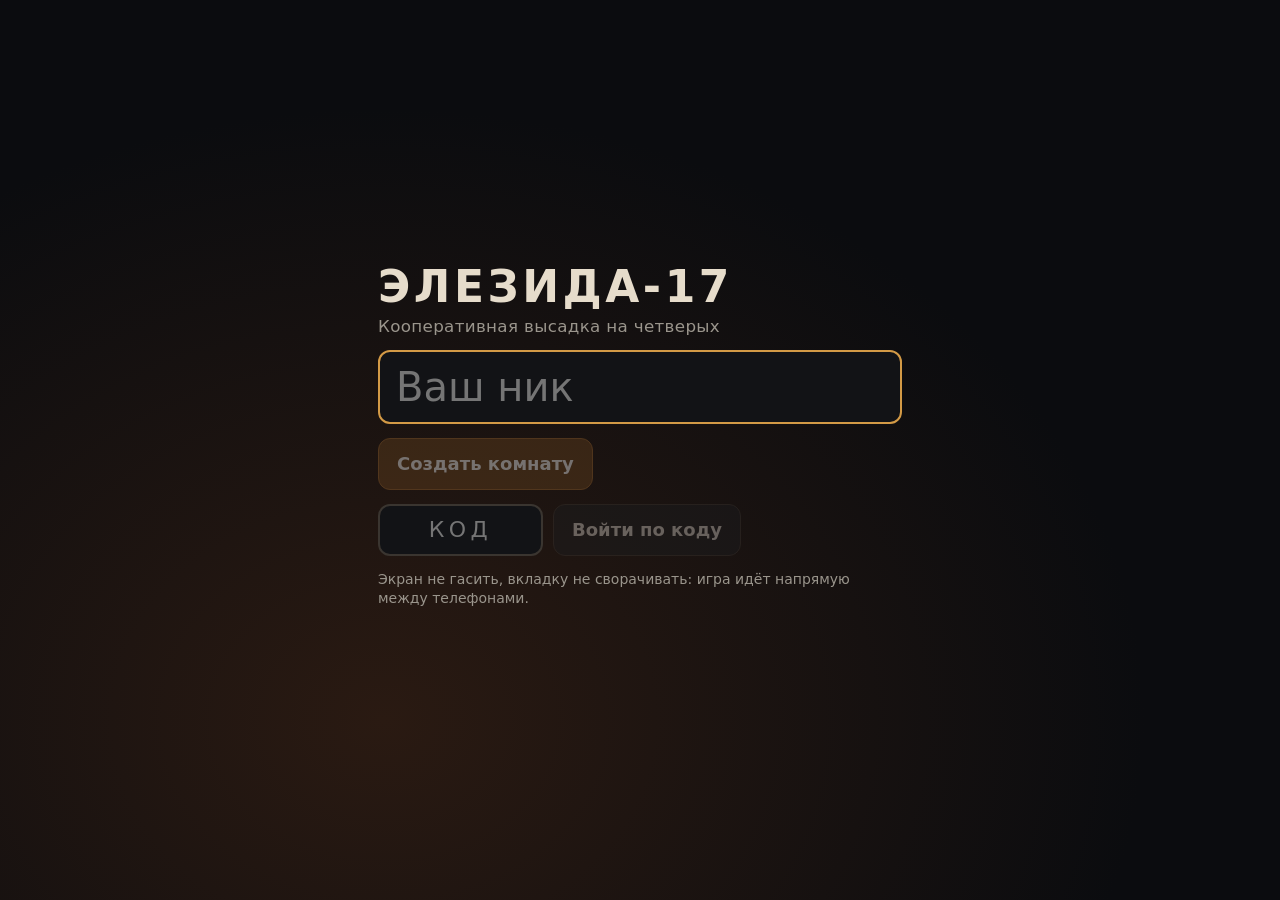
<file: index.html>
<!doctype html>
<html lang="ru">
<head>
  <meta charset="utf-8" />
  <meta name="viewport" content="width=device-width, initial-scale=1, maximum-scale=1, user-scalable=no, viewport-fit=cover" />
  <meta name="theme-color" content="#07080b" />
  <meta name="apple-mobile-web-app-capable" content="yes" />
  <meta name="mobile-web-app-capable" content="yes" />
  <title>Элезида-17</title>
  <script type="module" crossorigin src="./assets/index-B3ZupKLW.js"></script>
  <link rel="modulepreload" crossorigin href="./assets/peerjs-DM86-pYp.js">
  <link rel="modulepreload" crossorigin href="./assets/phaser-Cpg7LH_M.js">
  <link rel="stylesheet" crossorigin href="./assets/index-BpWWEMsQ.css">
</head>
<body>
  <div id="game"></div>
  <div id="ui"></div>
  <div id="rotate"><div><div class="phone-icon"></div><b>Поверните телефон</b><span>Игра идёт только горизонтально</span></div></div>
</body>
</html>
</file>
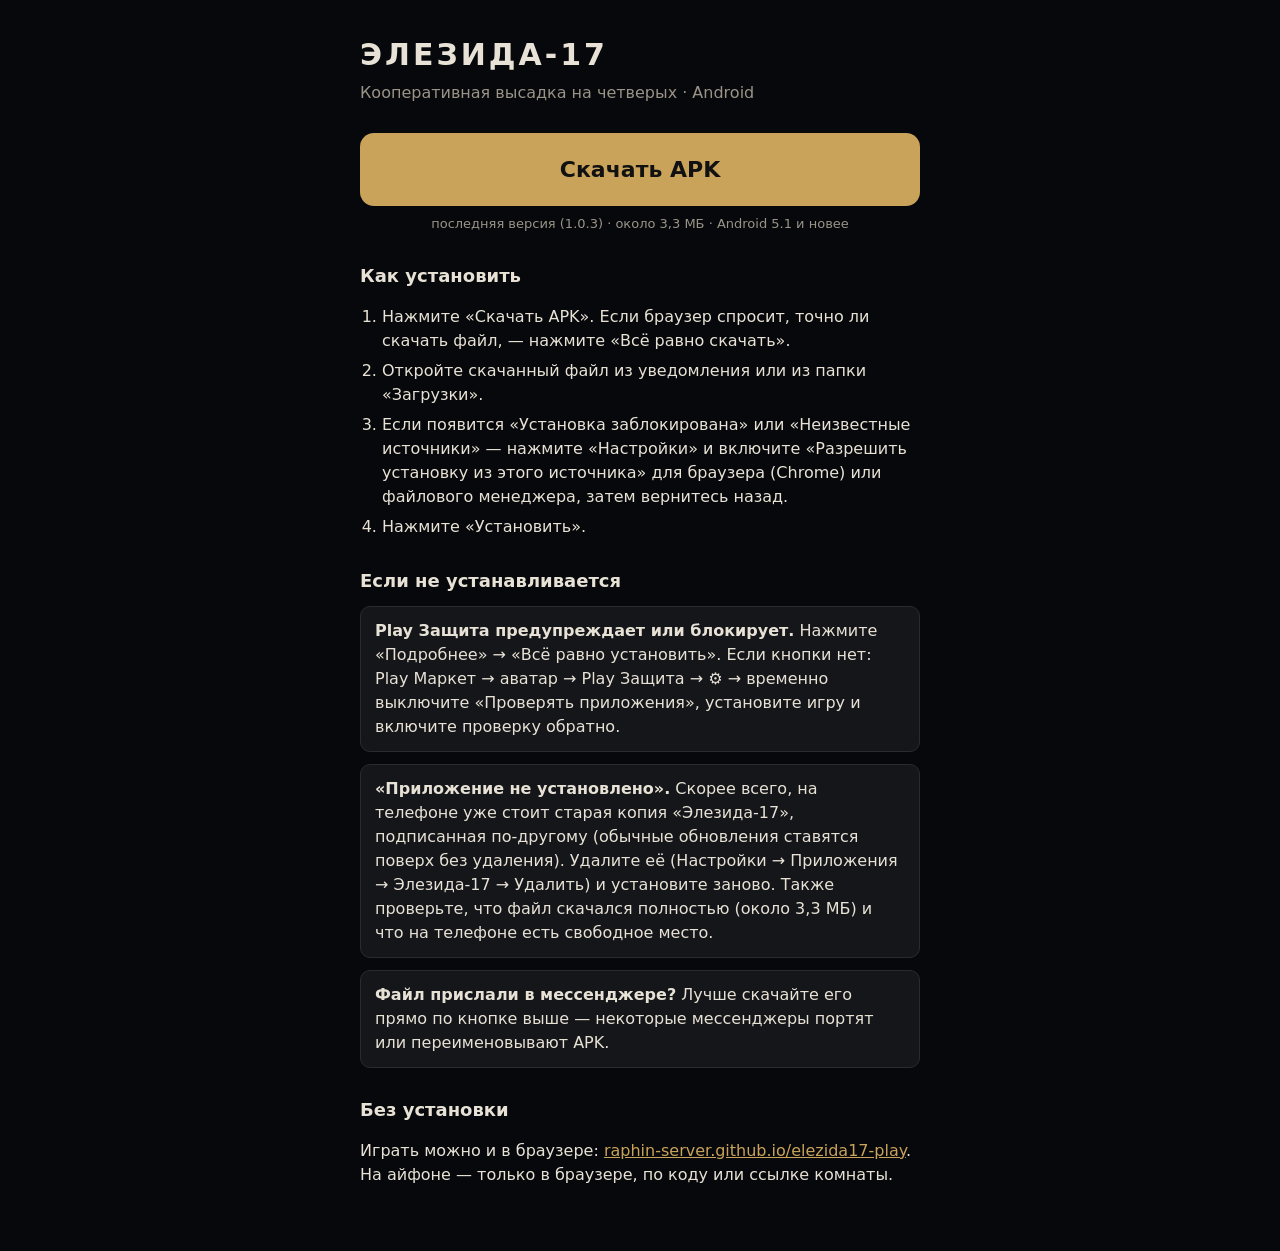
<file: download.html>
<!doctype html>
<html lang="ru">
<head>
<meta charset="utf-8" />
<meta name="viewport" content="width=device-width, initial-scale=1" />
<meta name="theme-color" content="#07080b" />
<title>Элезида-17 — скачать для Android</title>
<style>
  body { margin: 0; background: #07080b; color: #e8e2d6; font: 16px/1.5 system-ui, -apple-system, "Segoe UI", Roboto, sans-serif; }
  main { max-width: 560px; margin: 0 auto; padding: 32px 20px 48px; }
  h1 { font-size: 30px; letter-spacing: 3px; margin: 0 0 4px; }
  .sub { color: #9a9488; margin: 0 0 28px; }
  .dl { display: block; text-align: center; background: #c9a35a; color: #111; font-weight: 700; font-size: 22px; padding: 20px; border-radius: 14px; text-decoration: none; }
  .dl:active { transform: scale(0.98); }
  .meta { text-align: center; color: #9a9488; font-size: 13px; margin: 8px 0 28px; }
  h2 { font-size: 18px; margin: 28px 0 8px; }
  ol { padding-left: 22px; } li { margin: 6px 0; }
  .note { background: #15161a; border: 1px solid #2a2b31; border-radius: 10px; padding: 12px 14px; margin: 12px 0; }
  a { color: #c9a35a; }
</style>
</head>
<body>
<main>
  <h1>ЭЛЕЗИДА-17</h1>
  <p class="sub">Кооперативная высадка на четверых · Android</p>
  <a class="dl" href="https://github.com/Raphin-server/elezida17-play/releases/latest/download/elezida17.apk" download>Скачать APK</a>
  <p class="meta">последняя версия (1.0.3) · около 3,3 МБ · Android 5.1 и новее</p>

  <h2>Как установить</h2>
  <ol>
    <li>Нажмите «Скачать APK». Если браузер спросит, точно ли скачать файл, — нажмите «Всё равно скачать».</li>
    <li>Откройте скачанный файл из уведомления или из папки «Загрузки».</li>
    <li>Если появится «Установка заблокирована» или «Неизвестные источники» — нажмите «Настройки» и включите «Разрешить установку из этого источника» для браузера (Chrome) или файлового менеджера, затем вернитесь назад.</li>
    <li>Нажмите «Установить».</li>
  </ol>

  <h2>Если не устанавливается</h2>
  <div class="note"><b>Play Защита предупреждает или блокирует.</b> Нажмите «Подробнее» → «Всё равно установить». Если кнопки нет: Play Маркет → аватар → Play Защита → ⚙ → временно выключите «Проверять приложения», установите игру и включите проверку обратно.</div>
  <div class="note"><b>«Приложение не установлено».</b> Скорее всего, на телефоне уже стоит старая копия «Элезида-17», подписанная по-другому (обычные обновления ставятся поверх без удаления). Удалите её (Настройки → Приложения → Элезида-17 → Удалить) и установите заново. Также проверьте, что файл скачался полностью (около 3,3 МБ) и что на телефоне есть свободное место.</div>
  <div class="note"><b>Файл прислали в мессенджере?</b> Лучше скачайте его прямо по кнопке выше — некоторые мессенджеры портят или переименовывают APK.</div>

  <h2>Без установки</h2>
  <p>Играть можно и в браузере: <a href="./">raphin-server.github.io/elezida17-play</a>. На айфоне — только в браузере, по коду или ссылке комнаты.</p>
</main>
</body>
</html>
</file>
<file: assets/index-BpWWEMsQ.css>
:root{--shield: #4aa8ff;--hp: #f2f2f2;--inf: #8a9a3a;--dim: #9a958c;--bg: #0b0c0f;--panel: #16171b;--accent: #d39a46;--danger: #d0503a}*{box-sizing:border-box;-webkit-tap-highlight-color:transparent}html,body{margin:0;height:100%;background:#07080b;color:#ddd8cf;font-family:system-ui,-apple-system,Segoe UI,Roboto,sans-serif;overflow:hidden;overscroll-behavior:none;touch-action:none;user-select:none;-webkit-user-select:none}#game{position:fixed;inset:0}#game canvas{display:block;width:100vw!important;height:100vh!important;height:100dvh!important}#ui{position:fixed;inset:0;pointer-events:none}#ui>*{pointer-events:auto}button{font:inherit;color:inherit;cursor:pointer}input{font:inherit}.screen{position:absolute;inset:0;display:flex;align-items:center;justify-content:center;background:radial-gradient(ellipse at 30% 80%,#2a1a12,#0b0c0f 60%);overflow:auto}.start-box{width:min(560px,92vw);display:flex;flex-direction:column;gap:14px;padding:18px}.title{font-size:clamp(26px,6vh,44px);font-weight:800;letter-spacing:.08em;color:#e6dccb}.title small{display:block;font-size:.38em;letter-spacing:.02em;color:var(--dim);font-weight:500;margin-top:4px}.nick-input{font-size:clamp(26px,7vh,40px);padding:12px 16px;border-radius:12px;border:2px solid #3a3530;background:#121316;color:#fff;width:100%;outline:none}.nick-input:focus{border-color:var(--accent)}.row{display:flex;gap:10px;align-items:stretch}.btn{padding:14px 18px;border-radius:12px;border:1px solid #3c3833;background:#1d1e22;font-size:18px;font-weight:600;min-height:52px}.btn.primary{background:#6a4520;border-color:#a06a30;color:#fff}.btn:disabled{opacity:.4;cursor:default}.code-input{width:7.5em;font-size:22px;padding:10px 12px;border-radius:12px;border:2px solid #3a3530;background:#121316;color:#fff;text-transform:uppercase;letter-spacing:.2em;text-align:center}.note{color:var(--dim);font-size:14px;line-height:1.35}.err{color:#ff8a70;font-size:15px;min-height:1.2em}.lobby{position:absolute;inset:0;display:grid;grid-template-columns:1fr 1.25fr;gap:12px;padding:12px max(12px,env(safe-area-inset-right)) 12px max(12px,env(safe-area-inset-left));background:#0b0c0f;overflow:auto}.lobby h2{margin:0 0 6px;font-size:18px;color:#e6dccb}.card{background:var(--panel);border:1px solid #26272c;border-radius:12px;padding:10px}.codebig{font-size:34px;font-weight:800;letter-spacing:.25em;color:#fff}.link{font-size:12px;color:var(--dim);word-break:break-all}.slots{display:grid;grid-template-columns:1fr 1fr;gap:8px}.slot{background:#111215;border:1px solid #2a2b30;border-radius:10px;padding:8px;min-height:76px;font-size:14px}.slot.me{border-color:#7a5a30}.slot .nick{font-weight:700;font-size:16px;color:#fff;word-break:break-all}.slot .meta{color:var(--dim)}.slot .ready{color:#8ad08a;font-weight:700}.slot .host{color:var(--accent);font-size:12px;font-weight:700;margin-left:6px}.slot.empty{color:#5a5650;display:flex;align-items:center;justify-content:center;text-align:center}.slot.locked{border-style:dashed;border-color:#8a6a3a;color:#c8a060}.chips{display:flex;flex-wrap:wrap;gap:6px}.chip{padding:8px 10px;border-radius:9px;background:#1b1c20;border:1px solid #2c2d33;font-size:14px;min-height:38px}.chip.on{background:#5a3c1c;border-color:#b0783a;color:#fff}.chip:disabled{opacity:.35}.chip.lock{border-style:dashed}.sub{font-size:12px;color:var(--dim);margin:8px 0 4px;text-transform:uppercase;letter-spacing:.06em}.desc{font-size:12px;color:var(--dim);margin-top:4px;min-height:1.2em}.hud{position:absolute;inset:0;pointer-events:none}.hud *{pointer-events:none}.hud .tl{position:absolute;left:max(12px,env(safe-area-inset-left));top:10px;width:min(30vw,240px);display:flex;gap:8px}.bars{flex:1;display:flex;flex-direction:column;gap:4px}.bar{height:9px;background:#ffffff14;border-radius:3px;overflow:hidden}.bar>i{display:block;height:100%;width:0;transition:width .12s linear}.bar.sh>i{background:var(--shield)}.bar.hp>i{background:var(--hp)}.bar.inf{height:4px}.bar.inf>i{background:var(--inf)}.noise{width:30px;display:flex;flex-direction:column-reverse;gap:2px;align-items:center}.noise i{width:16px;height:6px;border-radius:2px;background:#ffffff14}.noise i.on{background:#c9b48a}.noise i.on.loud{background:#e07a50}.noise b{font-size:9px;font-weight:600;color:var(--dim)}.ammo{font-size:12px;color:#cfc8bc;margin-top:2px;text-shadow:0 1px 2px #000}.rank{font-size:12px;color:#cfc8bc;display:flex;align-items:center;gap:6px;text-shadow:0 1px 2px #000}.rank .xp{width:60px;height:3px;background:#ffffff1a}.rank .xp i{display:block;height:100%;background:#c9b48a}.hud .tc{position:absolute;left:50%;top:8px;transform:translate(-50%);text-align:center;max-width:40vw}.objective{font-size:clamp(13px,2.6vh,17px);font-weight:600;color:#f0e6d6;white-space:nowrap;overflow:hidden;text-overflow:ellipsis;text-shadow:0 1px 3px #000}.notice{font-size:13px;color:#e0b070;min-height:1.2em;text-shadow:0 1px 3px #000;transition:opacity .4s}.hud .tr{position:absolute;right:max(12px,env(safe-area-inset-right));top:10px;display:flex;flex-direction:column;gap:4px;align-items:flex-end}.mark{display:flex;align-items:center;gap:6px;font-size:12px;background:#0a0a0c8c;padding:3px 7px;border-radius:6px;min-width:96px;justify-content:flex-end}.mark .sq{width:10px;height:10px;border-radius:2px;border:1px solid #555}.mark .st{color:#e0a070;font-size:11px}.mark.me{outline:1px solid rgba(255,255,255,.2)}.edge{position:absolute;pointer-events:none;opacity:0}.edge.t{left:0;right:0;top:0;height:6px;background:linear-gradient(to bottom,#4aa8ffe6,#4aa8ff00)}.edge.l{left:0;top:0;bottom:0;width:4px;background:linear-gradient(to bottom,#4aa8ffe6,#4aa8ff80 40%,#4aa8ff00 62%)}.edge.r{right:0;top:0;bottom:0;width:4px;background:linear-gradient(to bottom,#4aa8ffe6,#4aa8ff80 40%,#4aa8ff00 62%)}.edge.low{animation:flick .35s infinite}@keyframes flick{0%,to{opacity:.8}50%{opacity:.1}}.redflash{position:absolute;inset:0;pointer-events:none;box-shadow:inset 0 0 40px 10px #dc281ecc;opacity:0;transition:opacity .3s}.redflash.on{opacity:1;transition:none}.downmsg{position:absolute;left:50%;top:40%;transform:translate(-50%,-50%);font-size:20px;font-weight:700;color:#eee;text-shadow:0 2px 4px #000;text-align:center}.touch{position:absolute;inset:0}.zone{position:absolute;top:22%;bottom:0}.zone.l{left:0;width:42%}.zone.r{right:0;width:42%}.stick{position:absolute;width:130px;height:130px;margin:-65px 0 0 -65px;border-radius:50%;border:2px solid rgba(255,255,255,.18);background:#ffffff0a;display:none;pointer-events:none}.stick i{position:absolute;left:50%;top:50%;width:54px;height:54px;margin:-27px 0 0 -27px;border-radius:50%;background:#ffffff40}.btns{position:absolute;left:50%;bottom:max(10px,env(safe-area-inset-bottom));transform:translate(-50%);display:flex;gap:12px}.bigbtn{width:clamp(86px,13vw,118px);height:clamp(86px,13vw,118px);border-radius:50%;border:2px solid rgba(255,255,255,.25);background:#1e1e22b3;font-size:clamp(13px,2.2vh,16px);font-weight:700;color:#fff;display:flex;align-items:center;justify-content:center;text-align:center;padding:6px;position:relative;touch-action:none}.bigbtn.dead{opacity:.35}.bigbtn.act.live{background:#6e481ed9;border-color:#d39a46}.bigbtn .cd{position:absolute;inset:-2px;border-radius:50%;pointer-events:none}.bigbtn kbd{position:absolute;bottom:8px;font-size:10px;color:var(--dim);font-family:inherit}.nadebtn{position:absolute;right:max(14px,env(safe-area-inset-right));bottom:calc(max(12px,env(safe-area-inset-bottom)) + clamp(72px,10.5vw,92px) + 12px);width:64px;height:64px;border-radius:50%;border:2px solid rgba(255,255,255,.2);background:#1e1e2299;font-size:12px;font-weight:700;color:#ddd;touch-action:none}.nadebtn.dead{opacity:.3}.nadebtn.on{background:#965a1eeb;border-color:#ffd27a;color:#fff;box-shadow:0 0 0 3px #ffd27a40}.rlbtn{position:absolute;right:max(12px,env(safe-area-inset-right));bottom:max(12px,env(safe-area-inset-bottom));width:clamp(72px,10.5vw,92px);height:clamp(72px,10.5vw,92px);border-radius:50%;border:2px solid rgba(255,255,255,.25);background:#1e1e22b3;color:#fff;font-size:clamp(11px,1.9vh,13px);font-weight:700;display:flex;align-items:center;justify-content:center;text-align:center;padding:4px;touch-action:none;z-index:2}.rlbtn span{position:relative;z-index:1}.rlbtn .cd{position:absolute;inset:-2px;border-radius:50%;pointer-events:none;-webkit-mask:radial-gradient(circle,transparent 60%,#000 61%);mask:radial-gradient(circle,transparent 60%,#000 61%)}.rlbtn.dead{opacity:.35}.rlbtn.busy{opacity:1;border-color:#c9a35a}.wpnbtn{position:absolute;right:max(10px,env(safe-area-inset-right));bottom:calc(max(12px,env(safe-area-inset-bottom)) + clamp(72px,10.5vw,92px) + 88px);min-width:92px;max-width:132px;height:54px;padding:4px 10px;border-radius:27px;border:2px solid rgba(255,255,255,.25);background:#1e1e22b8;color:#fff;display:flex;flex-direction:column;align-items:center;justify-content:center;touch-action:none;z-index:2;line-height:1.15}.wpnbtn span{font-size:13px;font-weight:700;white-space:nowrap}.wpnbtn small{font-size:10px;color:#b9b2a6;white-space:nowrap}.wpnbtn.sec{border-color:#8fd0ff}.wpnbtn.dim{opacity:.55}.wpnbtn kbd{font-size:9px;color:var(--dim);font-family:inherit}.ammo .altw{color:#9a9488;font-size:11px}.rlbtn kbd{position:absolute;bottom:6px;font-size:10px;color:var(--dim);font-family:inherit}.ammo .magres{font-size:15px;color:#fff;letter-spacing:.5px}.dim{position:absolute;inset:0;background:#00000073;pointer-events:none}.cards{position:absolute;left:50%;bottom:0;transform:translate(-50%);display:flex;gap:8px;padding:8px;max-width:62vw;animation:slideup .25s ease-out}@keyframes slideup{0%{transform:translate(-50%,100%)}to{transform:translate(-50%)}}.pcard{width:clamp(108px,15vw,180px);min-height:104px;border-radius:12px;background:#1c1a17;border:1px solid #6a5030;padding:10px;text-align:left}.pcard b{display:block;font-size:clamp(13px,2.4vh,15px);color:#fff;margin-bottom:6px}.pcard span{font-size:clamp(11px,2vh,13px);color:#c8bfb2}.pcard kbd{float:right;color:var(--dim);font-family:inherit;font-size:11px}.cards .later{align-self:flex-end}.rankchip{position:absolute;left:50%;bottom:calc(clamp(86px,13vw,118px) + 22px);transform:translate(-50%);padding:8px 14px;border-radius:10px;background:#5a3c1c;border:1px solid #b0783a;color:#fff;font-weight:700;font-size:14px}.cardhead{position:absolute;left:50%;bottom:128px;transform:translate(-50%);color:#f0e0c0;font-weight:700;text-shadow:0 2px 3px #000;white-space:nowrap}.panel{position:absolute;inset:0;background:#08090bf0}.panel canvas{position:absolute;inset:0;width:100%;height:100%;touch-action:none}.panel .x{position:absolute;right:max(12px,env(safe-area-inset-right));top:10px;width:56px;height:56px;border-radius:12px;border:1px solid #555;background:#222;font-size:28px;z-index:2}.panel .ph{position:absolute;left:50%;top:12px;transform:translate(-50%);font-size:17px;font-weight:700;color:#f0e6d6;z-index:2;text-align:center;pointer-events:none}.overlay{position:absolute;inset:0;background:#050507d1;display:flex;align-items:center;justify-content:center;flex-direction:column;gap:14px;text-align:center;padding:16px}.overlay h1{margin:0;font-size:32px}.overlay .row{justify-content:center;flex-wrap:wrap}.status{position:absolute;left:50%;top:40px;transform:translate(-50%);background:#3a2410;padding:8px 14px;border-radius:8px;font-size:14px}#rotate{position:fixed;inset:0;z-index:99;background:#07080b;display:none;align-items:center;justify-content:center;text-align:center;color:#ddd}#rotate.on{display:flex}#rotate b{display:block;font-size:24px;margin:18px 0 6px}#rotate span{color:var(--dim)}.phone-icon{width:60px;height:100px;border:4px solid #ccc;border-radius:12px;margin:0 auto;animation:rot 1.6s infinite ease-in-out}@keyframes rot{0%,30%{transform:rotate(0)}60%,to{transform:rotate(-90deg)}}@media (max-height: 460px){.lobby{gap:8px;padding:8px}.slot{min-height:60px;padding:6px;font-size:13px}.chip{padding:6px 8px;min-height:32px;font-size:13px}.codebig{font-size:26px}}
</file>
